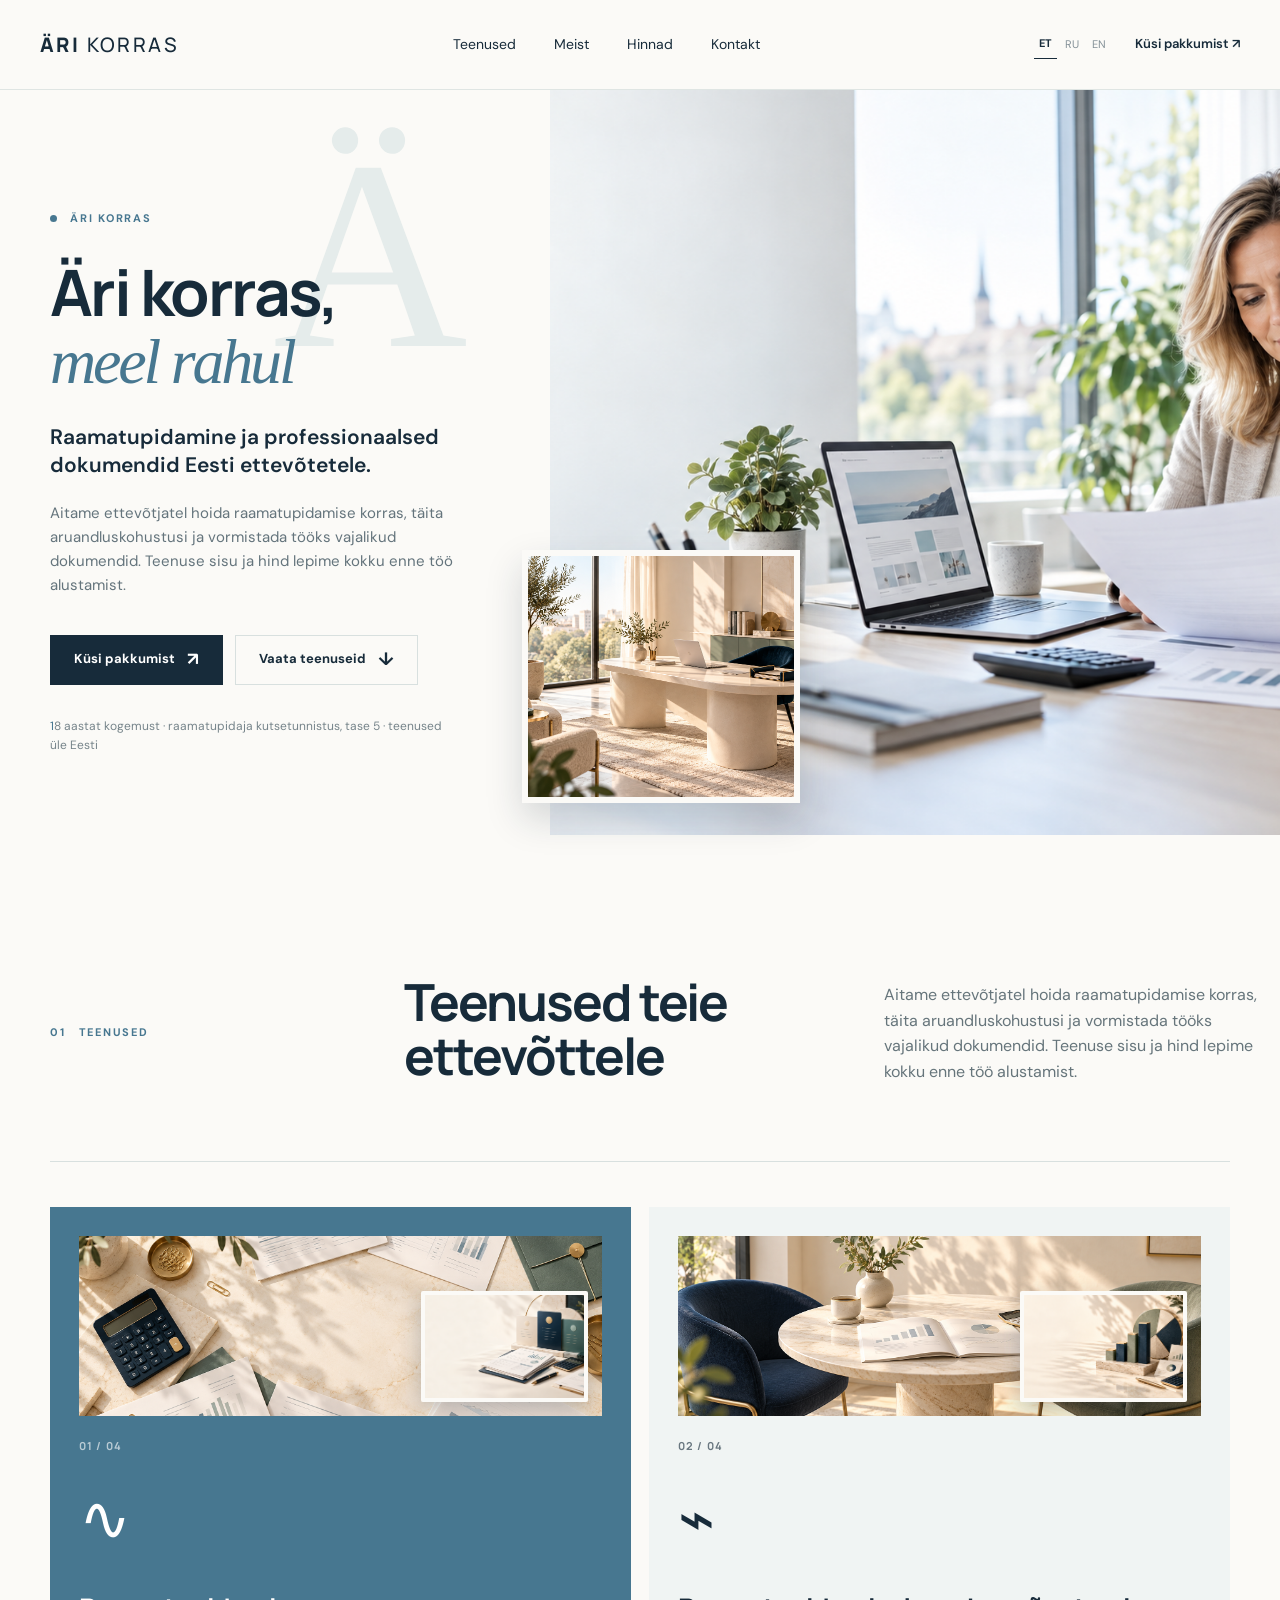
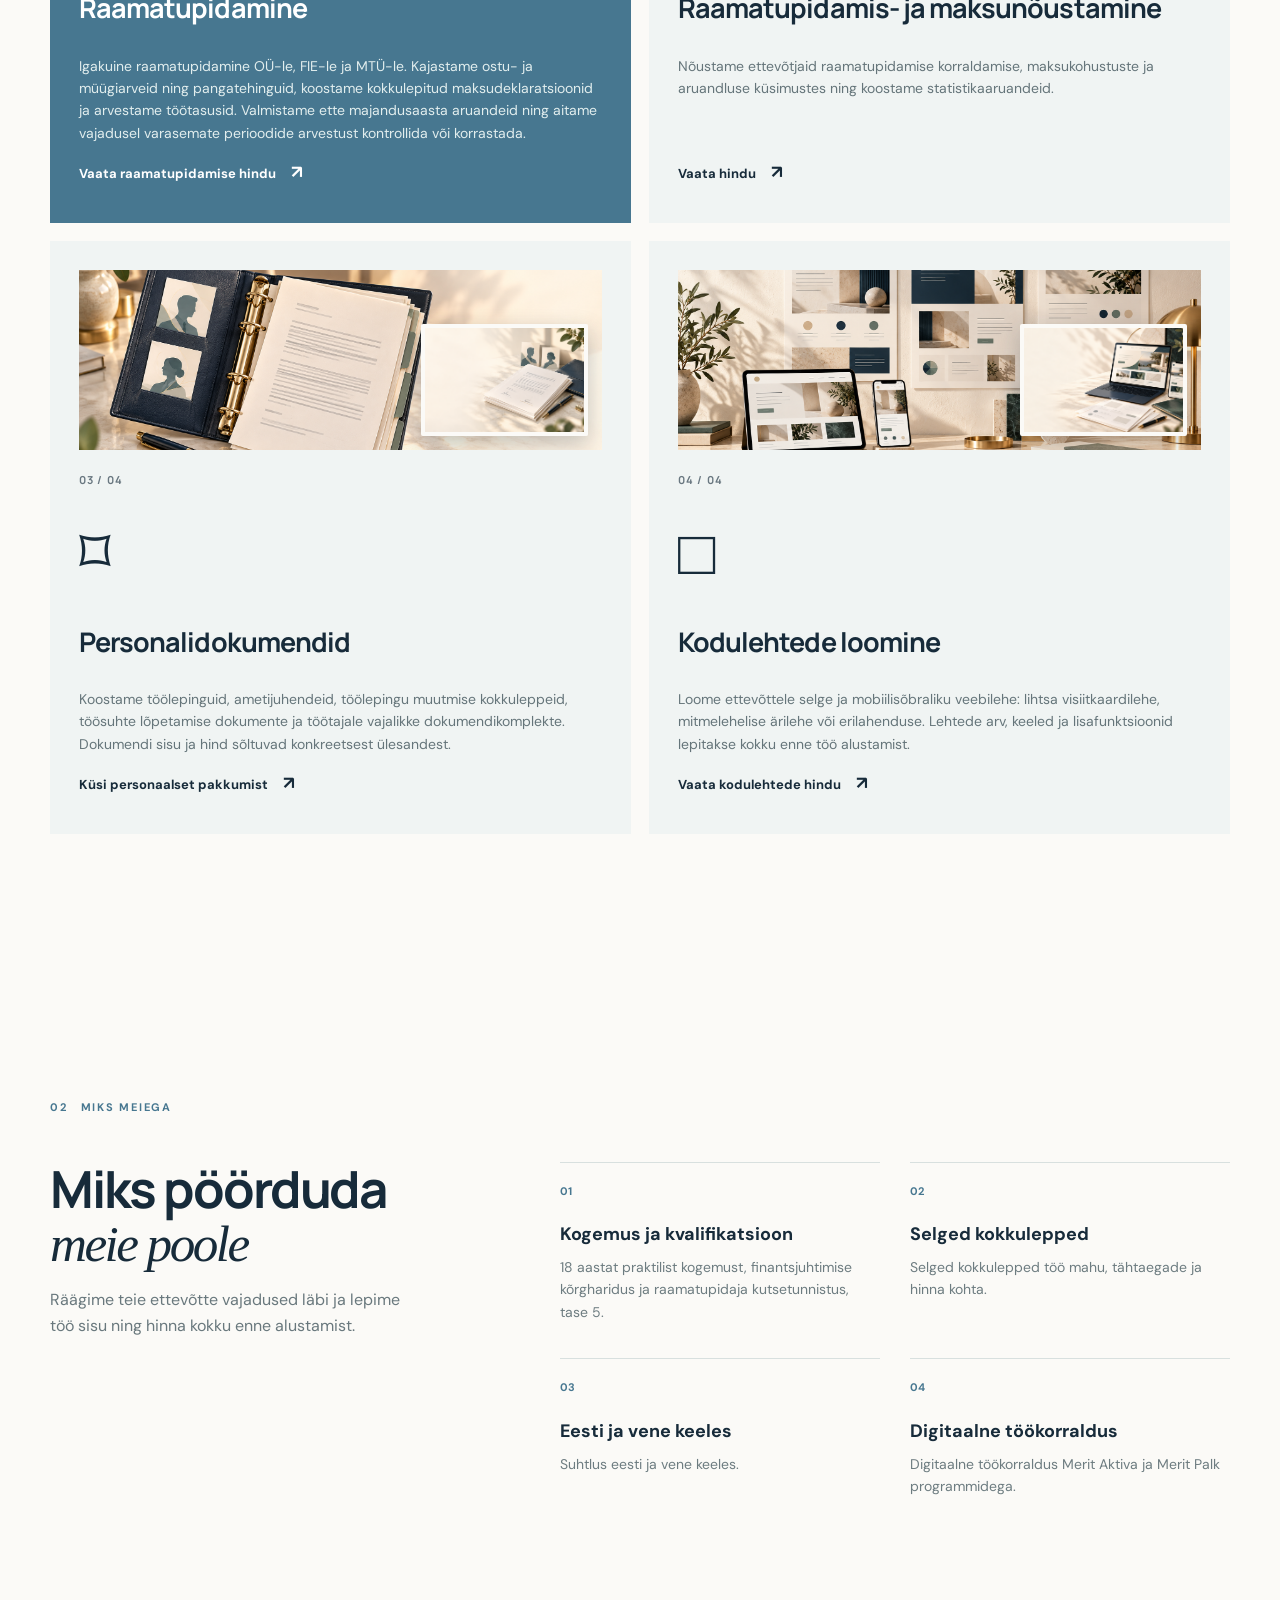
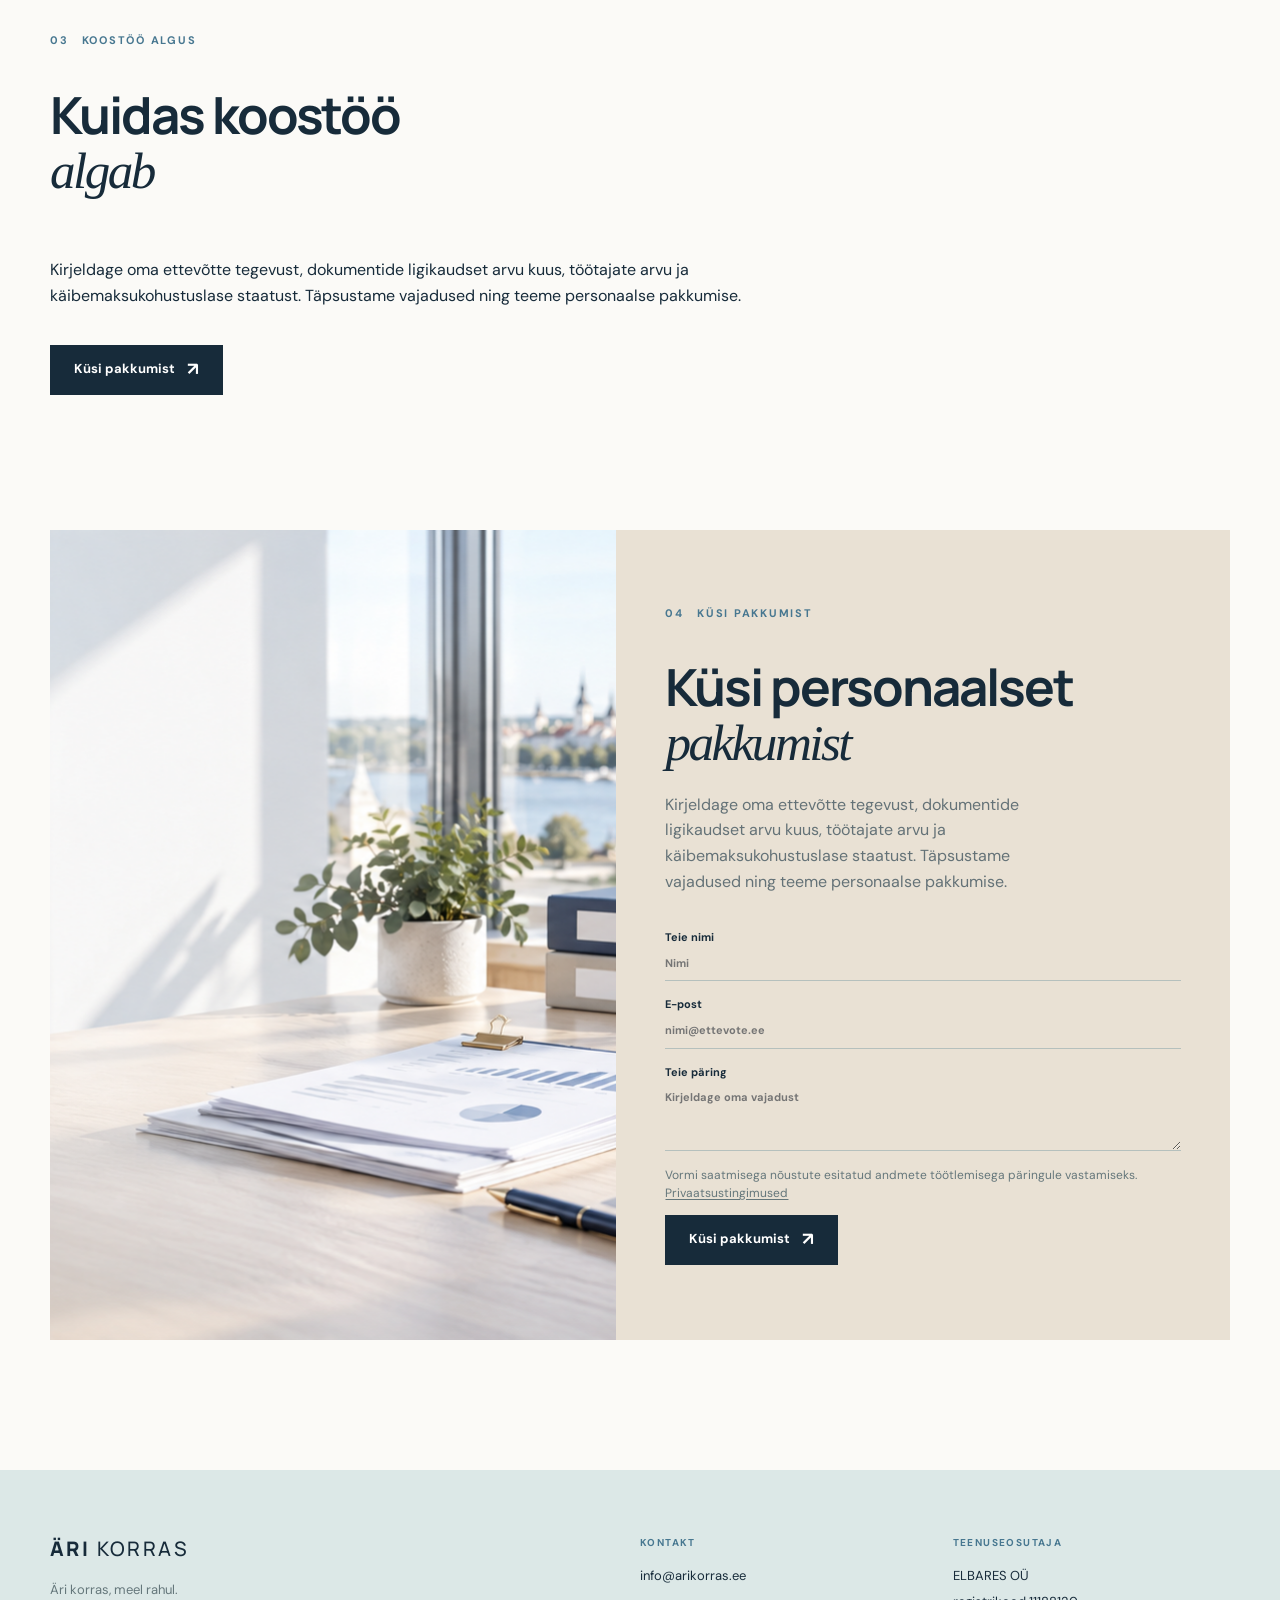
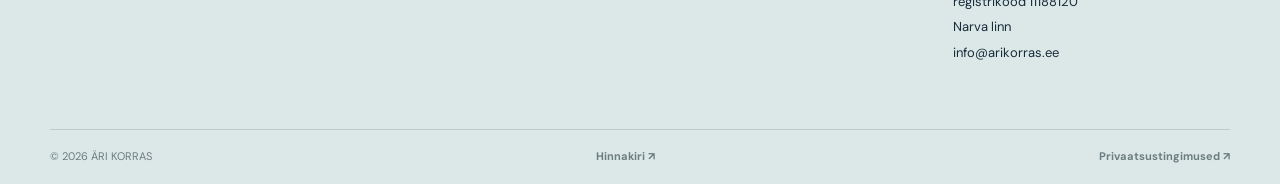
<file: index.html>
<!doctype html>
<html lang="et">
<head>
  <meta charset="utf-8">
  <meta name="viewport" content="width=device-width, initial-scale=1">
  <meta id="page-description" name="description" content="ÄRI KORRAS — raamatupidamine, dokumendid ja kodulehed Eesti ettevõtetele.">
  <title id="page-title">ÄRI KORRAS | Äri korras, meel rahul</title>
  <link rel="preconnect" href="https://fonts.googleapis.com">
  <link rel="preconnect" href="https://fonts.gstatic.com" crossorigin>
  <link href="https://fonts.googleapis.com/css2?family=DM+Sans:wght@400;500;600;700&family=Manrope:wght@500;600;700;800&display=swap" rel="stylesheet">
  <link rel="stylesheet" href="styles.css"><style>
    .services.content-width{grid-template-columns:repeat(2,minmax(0,1fr));gap:18px}
    .service-photo{height:180px;margin:0 0 22px}.service-photo img{object-position:center}.service-card{height:100%}
    .process>p{max-width:720px}.process>.button{margin-top:20px}
    .about-grid{grid-template-columns:minmax(0,.8fr) minmax(0,1.2fr);gap:clamp(28px,5vw,64px)}
    .hero-collage{overflow:visible}.hero-collage .hero-photo-main{width:100%;height:100%;object-fit:cover}
    .hero-collage img.hero-photo-detail{position:absolute;z-index:2;left:-28px;bottom:32px;width:38%;height:34%;object-fit:cover;border:6px solid var(--paper);box-shadow:0 16px 34px #172b3a2b}
    .service-photo{position:relative;overflow:hidden}
    .service-photo img.service-photo-detail{position:absolute;z-index:2;right:14px;bottom:14px;width:32%;height:auto;aspect-ratio:1.5;object-fit:cover;border:4px solid var(--paper);border-radius:2px;box-shadow:0 8px 22px #172b3a40}
    .service-photo img{transition:transform .45s ease}.service-card:hover .service-photo img.service-photo-main{transform:scale(1.025)}
    .form-privacy{max-width:480px;margin:10px 0 0;color:#65777b;font-size:12px;line-height:1.5}
    .form-privacy a{text-decoration:underline;text-underline-offset:2px}
    .footer-provider-details{display:flex;flex-direction:column;gap:5px;font-size:13px}
    @media(max-width:800px){.services.content-width{display:grid;grid-template-columns:1fr;gap:14px}.service-photo{height:190px}.hero-collage img.hero-photo-detail{left:12px;bottom:18px;width:38%;height:36%;border-width:5px}}
  </style>
</head>
<body>
  <header class="site-header">
    <a class="brand" href="index.html">ÄRI <span>KORRAS</span></a>
    <nav class="desktop-nav"><a href="#services" data-i18n="navServices">Teenused</a><a href="#about" data-i18n="navAbout">Meist</a><a href="prices.html" data-i18n="navPrices">Hinnad</a><a href="#contact" data-i18n="navContact">Kontakt</a></nav>
    <div class="header-actions"><div class="lang-switcher"><button class="lang active" data-lang="et">ET</button><button class="lang" data-lang="ru">RU</button><button class="lang" data-lang="en">EN</button></div><a class="header-cta" href="#contact" data-i18n="headerCta">Küsi pakkumist <span>↗</span></a><button class="menu-toggle" id="menu-toggle" aria-label="Ava menüü" data-i18n-aria-label="menuLabel"><span></span><span></span></button></div>
  </header>
  <div class="mobile-nav" id="mobile-nav"><a href="#services" data-i18n="navServices">Teenused</a><a href="#about" data-i18n="navAbout">Meist</a><a href="prices.html" data-i18n="navPrices">Hinnad</a><a href="#contact" data-i18n="navContact">Kontakt</a></div>
  <main>
    <section class="hero section-grid"><div class="hero-copy"><div class="hero-kicker"><span class="dot"></span><span data-i18n="heroKicker">ÄRI KORRAS</span></div><h1 data-i18n="heroTitle">Äri korras,<br><em>meel rahul</em></h1><p class="hero-lead" data-i18n="heroLead">Raamatupidamine ja professionaalsed dokumendid Eesti ettevõtetele.</p><p class="hero-text" data-i18n="heroText">Aitame ettevõtjatel hoida raamatupidamise korras, täita aruandluskohustusi ja vormistada tööks vajalikud dokumendid. Teenuse sisu ja hind lepime kokku enne töö alustamist.</p><div class="hero-buttons"><a class="button button-dark" href="#contact" data-i18n="getOffer">Küsi pakkumist <span>↗</span></a><a class="button button-line" href="#services" data-i18n="viewServices">Vaata teenuseid <span>↓</span></a></div><div class="hero-note"><span data-i18n="heroNote">18 aastat kogemust · raamatupidaja kutsetunnistus, tase 5 · Tallinn</span></div></div><div class="hero-image image-frame hero-collage"><img class="hero-photo-main" src="1%20foto.png" alt="Ettevõtja töölaud valgusküllases kontoris" data-i18n-alt="heroImageAlt"><img class="hero-photo-detail" src="7%20foto.png" alt="Valgusküllane kontor oliivipuuga" data-i18n-alt="officeDetailAlt"></div></section>
    <section class="intro content-width"><div class="section-label"><span>01</span><span data-i18n="sectionServices">TEENUSED</span></div><div class="intro-content"><h2 data-i18n="introTitle">Äri korras,<br><em>meel rahul</em></h2><p data-i18n="introText">Aitame ettevõtjatel hoida raamatupidamise korras, täita aruandluskohustusi ja vormistada tööks vajalikud dokumendid. Teenuse sisu ja hind lepime kokku enne töö alustamist.</p></div></section>
    <section class="services content-width" id="services">
      <article class="service-card service-featured"><div class="service-photo image-frame"><img class="service-photo-main" src="8%20foto.png" alt="Raamatupidamise aruanded ja finantsgraafikud" data-i18n-alt="accountingNewAlt"><img class="service-photo-detail" src="3%20foto.png" alt="Raamatupidamise dokumendid, kalkulaator ja kaustad" data-i18n-alt="accountingImageAlt"></div><div class="service-index">01 / 04</div><div class="service-icon">∿</div><h3 data-i18n="accountingTitle">Raamatupidamine</h3><p data-i18n="accountingText">Igakuine raamatupidamine OÜ-le, FIE-le ja MTÜ-le. Kajastame ostu- ja müügiarveid ning pangatehinguid, koostame kokkulepitud maksudeklaratsioonid ja arvestame töötasusid. Valmistame ette majandusaasta aruandeid ning aitame vajadusel varasemate perioodide arvestust kontrollida või korrastada.</p><a class="text-link" href="prices.html" data-i18n="accountingCta">Vaata raamatupidamise hindu <span>↗</span></a></article>
      <article class="service-card"><div class="service-photo image-frame"><img class="service-photo-main" src="9%20foto.png" alt="Nõustamine rahulikus interjööris" data-i18n-alt="adviceNewAlt"><img class="service-photo-detail" src="5%20foto.png" alt="Finantsgraafik, aruanded ja kalkulaator" data-i18n-alt="adviceImageAlt"></div><div class="service-index">02 / 04</div><div class="service-icon">⌁</div><h3 data-i18n="adviceTitle">Raamatupidamis- ja maksunõustamine</h3><p data-i18n="adviceText">Nõustame ettevõtjaid raamatupidamise korraldamise, maksukohustuste ja aruandluse küsimustes ning koostame statistikaaruandeid.</p><a class="text-link" href="prices.html" data-i18n="adviceCta">Vaata hindu <span>↗</span></a></article>
      <article class="service-card"><div class="service-photo image-frame"><img class="service-photo-main" src="10%20foto.png" alt="Personalidokumentide komplekt kaustas" data-i18n-alt="personnelNewAlt"><img class="service-photo-detail" src="4%20foto.png" alt="Ettevõtte ja töötajate lepingud ning dokumendid" data-i18n-alt="personnelImageAlt"></div><div class="service-index">03 / 04</div><div class="service-icon">⌑</div><h3 data-i18n="docsTitle">Personalidokumendid</h3><p data-i18n="docsText">Koostame töölepinguid, ametijuhendeid, töölepingu muutmise kokkuleppeid, töösuhte lõpetamise dokumente ja töötajale vajalikke dokumendikomplekte. Dokumendi sisu ja hind sõltub konkreetsest ülesandest.</p><a class="text-link" href="prices.html" data-i18n="docsCta">Küsi personaalset pakkumist <span>↗</span></a></article>
      <article class="service-card"><div class="service-photo image-frame"><img class="service-photo-main" src="11%20foto.png" alt="Veebidisaini meeleolutahvel eri seadmetel" data-i18n-alt="webNewAlt"><img class="service-photo-detail" src="6%20foto.png" alt="Kodulehe kujundus sülearvutis ja telefonis" data-i18n-alt="webImageAlt"></div><div class="service-index">04 / 04</div><div class="service-icon">□</div><h3 data-i18n="webTitle">Kodulehtede loomine</h3><p data-i18n="webText">Loome ettevõttele selge ja mobiilisõbraliku veebilehe: lihtsa visiitkaardilehe, mitmelehelise ärilehe või erilahenduse. Lehtede arv, keeled ja lisafunktsioonid lepitakse kokku enne töö alustamist.</p><a class="text-link" href="prices.html" data-i18n="webCta">Vaata kodulehtede hindu <span>↗</span></a></article>
    </section>
    <section class="about content-width" id="about"><div class="section-label"><span>02</span><span data-i18n="sectionWhy">MIKS MEIEGA</span></div><div class="about-grid"><div><h2 data-i18n="whyTitle">Miks pöörduda<br><em>meie poole</em></h2><p class="muted" data-i18n="whyText">Räägime teie ettevõtte vajadused läbi ja lepime töö sisu ning hinna kokku enne alustamist.</p></div><div class="reasons"><div><b>01</b><h3 data-i18n="reason1Title">Kogemus ja kvalifikatsioon</h3><p data-i18n="reason1Text">18 aastat praktilist kogemust, finantsjuhtimise kõrgharidus ja raamatupidaja kutsetunnistus, tase 5.</p></div><div><b>02</b><h3 data-i18n="reason2Title">Selged kokkulepped</h3><p data-i18n="reason2Text">Selged kokkulepped töö mahu, tähtaegade ja hinna kohta.</p></div><div><b>03</b><h3 data-i18n="reason3Title">Eesti ja vene keeles</h3><p data-i18n="reason3Text">Suhtlus eesti ja vene keeles.</p></div><div><b>04</b><h3 data-i18n="reason4Title">Digitaalne töökorraldus</h3><p data-i18n="reason4Text">Digitaalne töökorraldus Merit Aktiva ja Merit Palk programmidega.</p></div></div></div></section>
    <section class="process content-width"><div class="section-label"><span>03</span><span data-i18n="sectionProcess">KOOSTÖÖ ALGUS</span></div><h2 data-i18n="processTitle">Kuidas koostöö<br><em>algab</em></h2><p data-i18n="processText">Kirjeldage oma ettevõtte tegevust, dokumentide ligikaudset arvu kuus, töötajate arvu ja käibemaksukohustuslase staatust. Täpsustame vajadused ning teeme personaalse pakkumise.</p><a class="button button-dark" href="#contact" data-i18n="processCta">Küsi pakkumist <span>↗</span></a></section>
    <section class="contact content-width" id="contact"><div class="contact-image image-frame"><img src="2%20foto.png" alt="Töölaud dokumentide ja sülearvutiga" data-i18n-alt="contactImageAlt"></div><div class="contact-copy"><div class="section-label"><span>04</span><span data-i18n="sectionContact">KÜSI PAKKUMIST</span></div><h2 data-i18n="contactTitle">Küsi personaalset<br><em>pakkumist</em></h2><p data-i18n="contactText">Kirjeldage oma ettevõtte tegevust, dokumentide ligikaudset arvu kuus, töötajate arvu ja käibemaksukohustuslase staatust. Täpsustame vajadused ning teeme personaalse pakkumise.</p><form id="contact-form"><label><span data-i18n="nameLabel">Teie nimi</span><input required type="text" placeholder="Nimi" data-i18n-placeholder="namePlaceholder"></label><label><span data-i18n="emailLabel">E-post</span><input required type="email" placeholder="nimi@ettevote.ee" data-i18n-placeholder="emailPlaceholder"></label><label><span data-i18n="messageLabel">Teie päring</span><textarea required rows="3" placeholder="Kirjeldage oma vajadust" data-i18n-placeholder="messagePlaceholder"></textarea></label><button class="button button-dark" type="submit" data-i18n="formButton">Küsi pakkumist <span>↗</span></button><p class="form-success" id="form-success" data-i18n="formSuccess">Avaneb e-kiri teie päringu tekstiga. Palun saatke kiri.</p></form></div></section>
  </main>
  <footer class="footer"><div class="content-width footer-grid"><div><a class="brand" href="index.html">ÄRI <span>KORRAS</span></a><p data-i18n="footerTagline">Äri korras, meel rahul.</p></div><div><span class="footer-label" data-i18n="footerContact">KONTAKT</span><a href="mailto:info@arikorras.ee">info@arikorras.ee</a></div><div><span class="footer-label" data-i18n="footerLegal">TEENUSEOSUTAJA</span><span>ELBARES OÜ</span></div></div><div class="content-width footer-bottom"><span>© 2026 ÄRI KORRAS</span><a href="prices.html" data-i18n="footerPrices">Hinnakiri <span>↗</span></a></div></footer>
  <script src="script.js"></script>
</body>
</html>
</file>
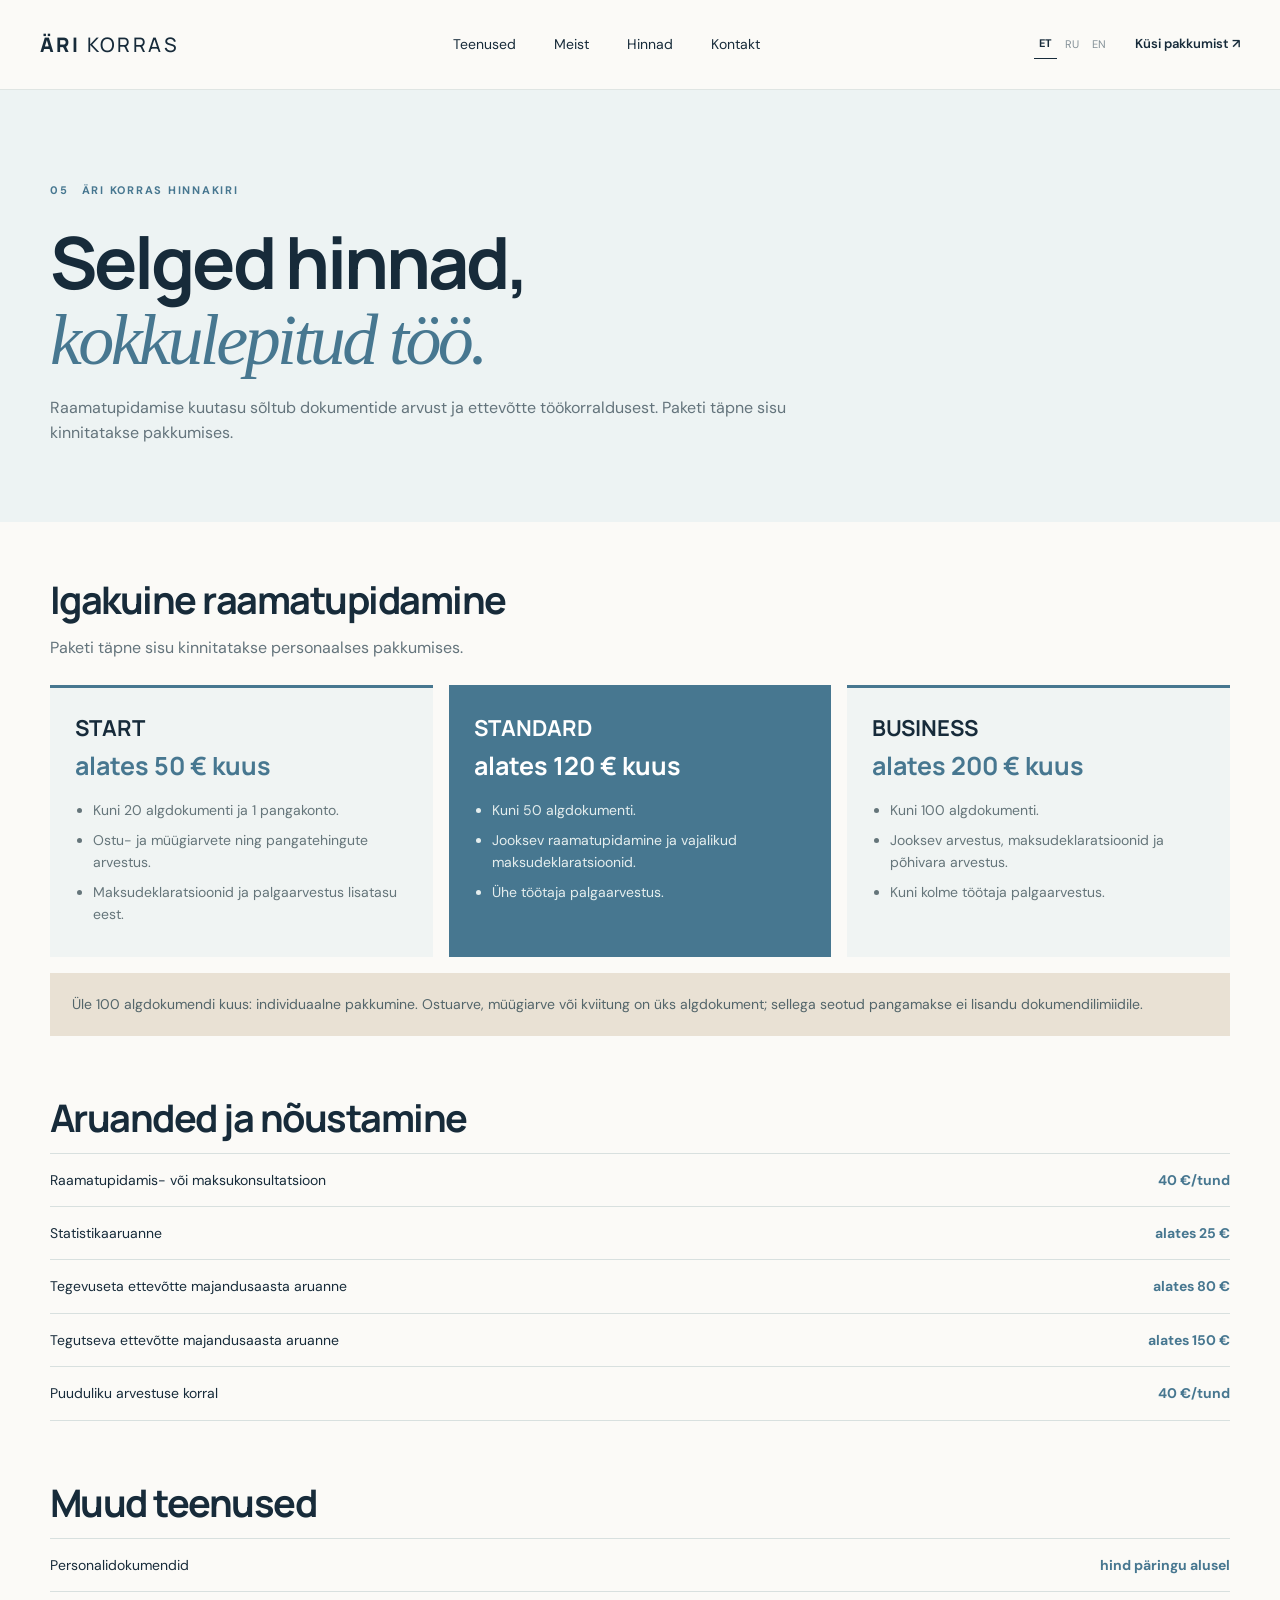
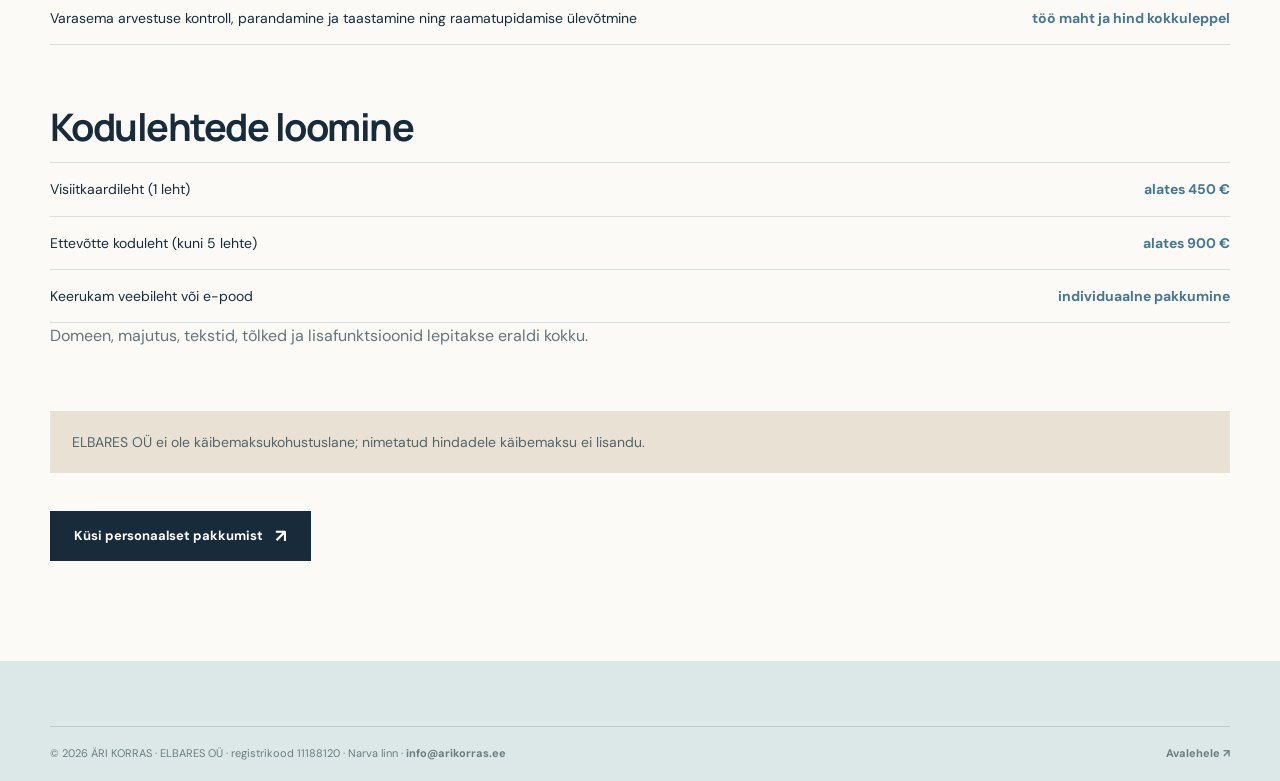
<file: prices.html>
<!doctype html>
<html lang="et">
<head>
  <meta charset="utf-8">
  <meta name="viewport" content="width=device-width, initial-scale=1">
  <meta id="page-description" name="description" content="ÄRI KORRAS teenuste hinnakiri: raamatupidamine, nõustamine, personalidokumendid ja kodulehed.">
  <title id="page-title">Hinnakiri | ÄRI KORRAS</title>
  <link rel="preconnect" href="https://fonts.googleapis.com">
  <link rel="preconnect" href="https://fonts.gstatic.com" crossorigin>
  <link href="https://fonts.googleapis.com/css2?family=DM+Sans:wght@400;500;600;700&family=Manrope:wght@600;700;800&display=swap" rel="stylesheet">
  <link rel="stylesheet" href="styles.css">
  <style>
    .prices-hero{padding:92px 0 60px;background:var(--mist)}
    .prices-hero h1{font-size:clamp(44px,6vw,72px);margin:24px 0 16px}
    .prices-hero p{max-width:760px;color:#64747c}
    .price-page{padding:58px 0 100px}
    .price-page h2{font-size:clamp(28px,4vw,38px);margin:0 0 15px}
    .price-section{margin:0 0 62px}
    .section-intro{max-width:760px;color:#64747c;margin:0 0 25px}
    .price-grid{display:grid;grid-template-columns:repeat(3,minmax(0,1fr));gap:16px}
    .price-card{background:#f0f4f3;padding:25px;border-top:3px solid var(--blue)}
    .price-card.featured{background:var(--blue);color:#fff}
    .price-card h3{font:700 22px var(--display);margin:0 0 5px}
    .price{font:700 25px var(--display);margin:0 0 15px;color:var(--blue)}
    .price-card.featured .price{color:#fff}
    .price-card p,.price-card li{font-size:14px;color:#65757a}
    .price-card.featured p,.price-card.featured li{color:#e5eeee}
    .price-card ul{padding-left:18px;margin-bottom:0}
    .price-card li{margin:7px 0}
    .price-note{padding:20px 22px;background:var(--sand);color:#53656a;font-size:14px;margin-top:16px}
    .price-list{border-top:1px solid var(--line)}
    .price-row{display:flex;justify-content:space-between;gap:24px;padding:15px 0;border-bottom:1px solid var(--line);font-size:14px}
    .price-row strong{color:var(--blue);text-align:right;white-space:nowrap}
    .prices-cta{margin-top:38px}
    @media(max-width:800px){.prices-hero{padding:68px 0 46px}.price-page{padding:45px 0 75px}.price-grid{grid-template-columns:1fr}.price-section{margin-bottom:48px}.price-row{display:block}.price-row strong{display:block;text-align:left;margin-top:4px}}
  </style>
</head>
<body>
  <header class="site-header">
    <a class="brand" href="index.html">ÄRI <span>KORRAS</span></a>
    <nav class="desktop-nav">
      <a href="index.html#services" data-i18n="navServices">Teenused</a>
      <a href="index.html#about" data-i18n="navAbout">Meist</a>
      <a href="prices.html" data-i18n="navPrices">Hinnad</a>
      <a href="index.html#contact" data-i18n="navContact">Kontakt</a>
    </nav>
    <div class="header-actions">
      <div class="lang-switcher"><button class="lang active" data-lang="et">ET</button><button class="lang" data-lang="ru">RU</button><button class="lang" data-lang="en">EN</button></div>
      <a class="header-cta" href="index.html#contact" data-i18n="headerCta">Küsi pakkumist <span>↗</span></a>
    </div>
  </header>
  <main>
    <section class="prices-hero"><div class="content-width">
      <div class="section-label"><span>05</span><span data-i18n="heroLabel">ÄRI KORRAS HINNAKIRI</span></div>
      <h1 data-i18n="heroTitle">Selged hinnad,<br><em>kokkulepitud töö.</em></h1>
      <p data-i18n="heroText">Raamatupidamise kuutasu sõltub dokumentide arvust ja ettevõtte töökorraldusest. Paketi täpne sisu kinnitatakse pakkumises.</p>
    </div></section>
    <section class="price-page content-width">
      <section class="price-section">
        <h2 data-i18n="accountingHeading">Igakuine raamatupidamine</h2>
        <p class="section-intro" data-i18n="accountingIntro">Paketi täpne sisu kinnitatakse personaalses pakkumises.</p>
        <div class="price-grid">
          <article class="price-card"><h3>START</h3><div class="price" data-i18n="startPrice">alates 50 € kuus</div><ul><li data-i18n="startItem1">Kuni 20 algdokumenti ja 1 pangakonto.</li><li data-i18n="startItem2">Ostu- ja müügiarvete ning pangatehingute arvestus.</li><li data-i18n="startItem3">Maksudeklaratsioonid ja palgaarvestus lisatasu eest.</li></ul></article>
          <article class="price-card featured"><h3>STANDARD</h3><div class="price" data-i18n="standardPrice">alates 120 € kuus</div><ul><li data-i18n="standardItem1">Kuni 50 algdokumenti.</li><li data-i18n="standardItem2">Jooksev raamatupidamine ja vajalikud maksudeklaratsioonid.</li><li data-i18n="standardItem3">Ühe töötaja palgaarvestus.</li></ul></article>
          <article class="price-card"><h3>BUSINESS</h3><div class="price" data-i18n="businessPrice">alates 200 € kuus</div><ul><li data-i18n="businessItem1">Kuni 100 algdokumenti.</li><li data-i18n="businessItem2">Jooksev arvestus, maksudeklaratsioonid ja põhivara arvestus.</li><li data-i18n="businessItem3">Kuni kolme töötaja palgaarvestus.</li></ul></article>
        </div>
        <div class="price-note" data-i18n="accountingNote">Üle 100 algdokumendi kuus: individuaalne pakkumine. Ostuarve, müügiarve või kviitung on üks algdokument; sellega seotud pangamakse ei lisandu dokumendilimiidile.</div>
      </section>
      <section class="price-section">
        <h2 data-i18n="reportsHeading">Aruanded ja nõustamine</h2>
        <div class="price-list">
          <div class="price-row"><span data-i18n="consultation">Raamatupidamis- või maksukonsultatsioon</span><strong data-i18n="consultationPrice">40 €/tund</strong></div>
          <div class="price-row"><span data-i18n="statistics">Statistikaaruanne</span><strong data-i18n="statisticsPrice">alates 25 €</strong></div>
          <div class="price-row"><span data-i18n="inactiveReport">Tegevuseta ettevõtte majandusaasta aruanne</span><strong data-i18n="inactivePrice">alates 80 €</strong></div>
          <div class="price-row"><span data-i18n="activeReport">Tegutseva ettevõtte majandusaasta aruanne</span><strong data-i18n="activePrice">alates 150 €</strong></div>
          <div class="price-row"><span data-i18n="incompleteBooks">Puuduliku arvestuse korral</span><strong data-i18n="hourlyPrice">40 €/tund</strong></div>
        </div>
      </section>
      <section class="price-section">
        <h2 data-i18n="otherHeading">Muud teenused</h2>
        <div class="price-list">
          <div class="price-row"><span data-i18n="personnel">Personalidokumendid</span><strong data-i18n="uponRequest">hind päringu alusel</strong></div>
          <div class="price-row"><span data-i18n="accountingTakeover">Varasema arvestuse kontroll, parandamine ja taastamine ning raamatupidamise ülevõtmine</span><strong data-i18n="byAgreement">töö maht ja hind kokkuleppel</strong></div>
        </div>
      </section>
      <section class="price-section">
        <h2 data-i18n="webHeading">Kodulehtede loomine</h2>
        <div class="price-list">
          <div class="price-row"><span data-i18n="businessCard">Visiitkaardileht (1 leht)</span><strong data-i18n="businessCardPrice">alates 450 €</strong></div>
          <div class="price-row"><span data-i18n="companySite">Ettevõtte koduleht (kuni 5 lehte)</span><strong data-i18n="companySitePrice">alates 900 €</strong></div>
          <div class="price-row"><span data-i18n="complexSite">Keerukam veebileht või e-pood</span><strong data-i18n="individualOffer">individuaalne pakkumine</strong></div>
        </div>
        <p class="section-intro" data-i18n="webNote">Domeen, majutus, tekstid, tõlked ja lisafunktsioonid lepitakse eraldi kokku.</p>
      </section>
      <div class="price-note" data-i18n="vatNote">ELBARES OÜ ei ole käibemaksukohustuslane; nimetatud hindadele käibemaksu ei lisandu.</div>
      <a class="button button-dark prices-cta" href="index.html#contact" data-i18n="offerButton">Küsi personaalset pakkumist <span>↗</span></a>
    </section>
  </main>
  <footer class="footer"><div class="content-width footer-bottom"><span>© 2026 ÄRI KORRAS · ELBARES OÜ</span><a href="index.html" data-i18n="homeButton">Avalehele <span>↗</span></a></div></footer>
  <script src="prices.js"></script>
</body>
</html>
</file>
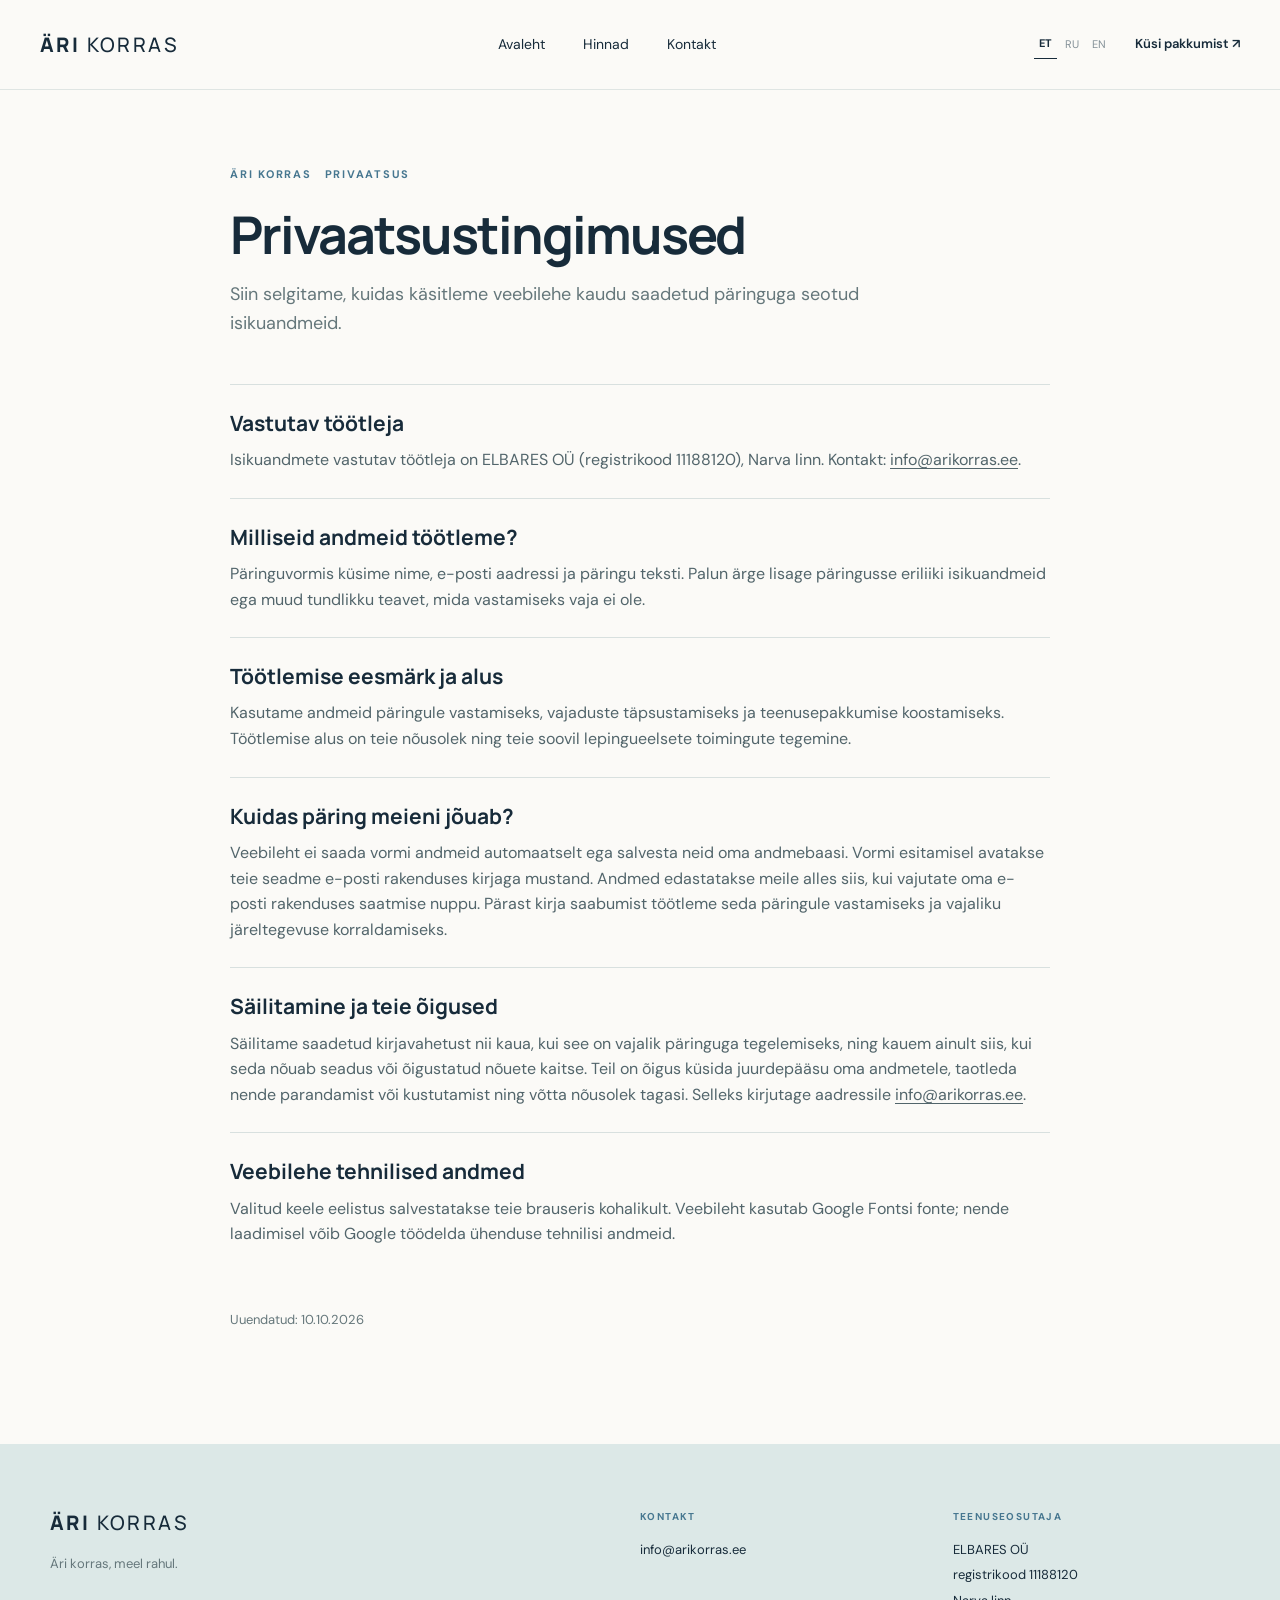
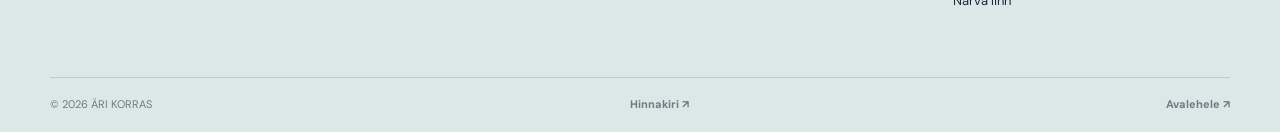
<file: privacy.html>
<!doctype html>
<html lang="et">
<head>
  <meta charset="utf-8">
  <meta name="viewport" content="width=device-width, initial-scale=1">
  <meta name="description" content="ÄRI KORRAS privaatsustingimused ja teave isikuandmete töötlemise kohta.">
  <title>Privaatsustingimused | ÄRI KORRAS</title>
  <link rel="preconnect" href="https://fonts.googleapis.com">
  <link rel="preconnect" href="https://fonts.gstatic.com" crossorigin>
  <link href="https://fonts.googleapis.com/css2?family=DM+Sans:wght@400;500;600;700&family=Manrope:wght@500;600;700;800&display=swap" rel="stylesheet">
  <link rel="stylesheet" href="styles.css">
  <style>
    .privacy-main{width:min(820px,calc(100% - 48px));margin:0 auto;padding:76px 0 100px}
    .privacy-main h1{font-size:52px;margin:24px 0 18px}
    .privacy-intro{max-width:700px;color:#65777b;font-size:18px;margin:0 0 46px}
    .privacy-section{padding:25px 0;border-top:1px solid var(--line)}
    .privacy-section h2{font:700 21px/1.3 var(--display);letter-spacing:0;margin:0 0 10px}
    .privacy-section p{margin:0;color:#52656b}
    .privacy-main a{text-decoration:underline;text-underline-offset:3px}
    .privacy-updated{margin-top:38px;color:#65777b;font-size:13px}
    @media(max-width:800px){.privacy-main{padding:54px 0 70px}.privacy-main h1{font-size:38px}.privacy-intro{font-size:16px;margin-bottom:32px}}
  </style>
</head>
<body>
  <header class="site-header">
    <a class="brand" href="index.html">ÄRI <span>KORRAS</span></a>
    <nav class="desktop-nav">
      <a href="index.html" data-i18n="navHome">Avaleht</a>
      <a href="prices.html" data-i18n="navPrices">Hinnad</a>
      <a href="index.html#contact" data-i18n="navContact">Kontakt</a>
    </nav>
    <div class="header-actions">
      <div class="lang-switcher"><button class="lang active" data-lang="et">ET</button><button class="lang" data-lang="ru">RU</button><button class="lang" data-lang="en">EN</button></div>
      <a class="header-cta" href="index.html#contact" data-i18n="headerCta">Küsi pakkumist <span>↗</span></a>
    </div>
  </header>
  <main class="privacy-main">
    <div class="section-label"><span>ÄRI KORRAS</span><span data-i18n="eyebrow">PRIVAATSUS</span></div>
    <h1 data-i18n="titleText">Privaatsustingimused</h1>
    <p class="privacy-intro" data-i18n="intro">Siin selgitame, kuidas käsitleme veebilehe kaudu saadetud päringuga seotud isikuandmeid.</p>
    <section class="privacy-section">
      <h2 data-i18n="controllerTitle">Vastutav töötleja</h2>
      <p data-i18n="controllerText">Isikuandmete vastutav töötleja on ELBARES OÜ (registrikood 11188120), Narva linn. Kontakt: <a href="mailto:info@arikorras.ee">info@arikorras.ee</a>.</p>
    </section>
    <section class="privacy-section">
      <h2 data-i18n="dataTitle">Milliseid andmeid töötleme?</h2>
      <p data-i18n="dataText">Päringuvormis küsime nime, e-posti aadressi ja päringu teksti. Palun ärge lisage päringusse eriliiki isikuandmeid ega muud tundlikku teavet, mida vastamiseks vaja ei ole.</p>
    </section>
    <section class="privacy-section">
      <h2 data-i18n="purposeTitle">Töötlemise eesmärk ja alus</h2>
      <p data-i18n="purposeText">Kasutame andmeid päringule vastamiseks, vajaduste täpsustamiseks ja teenusepakkumise koostamiseks. Töötlemise alus on teie nõusolek ning teie soovil lepingueelsete toimingute tegemine.</p>
    </section>
    <section class="privacy-section">
      <h2 data-i18n="sendingTitle">Kuidas päring meieni jõuab?</h2>
      <p data-i18n="sendingText">Veebileht ei saada vormi andmeid automaatselt ega salvesta neid oma andmebaasi. Vormi esitamisel avatakse teie seadme e-posti rakenduses kirjaga mustand. Andmed edastatakse meile alles siis, kui vajutate oma e-posti rakenduses saatmise nuppu. Pärast kirja saabumist töötleme seda päringule vastamiseks ja vajaliku järeltegevuse korraldamiseks.</p>
    </section>
    <section class="privacy-section">
      <h2 data-i18n="retentionTitle">Säilitamine ja teie õigused</h2>
      <p data-i18n="retentionText">Säilitame saadetud kirjavahetust nii kaua, kui see on vajalik päringuga tegelemiseks, ning kauem ainult siis, kui seda nõuab seadus või õigustatud nõuete kaitse. Teil on õigus küsida juurdepääsu oma andmetele, taotleda nende parandamist või kustutamist ning võtta nõusolek tagasi. Selleks kirjutage aadressile <a href="mailto:info@arikorras.ee">info@arikorras.ee</a>.</p>
    </section>
    <section class="privacy-section">
      <h2 data-i18n="technicalTitle">Veebilehe tehnilised andmed</h2>
      <p data-i18n="technicalText">Valitud keele eelistus salvestatakse teie brauseris kohalikult. Veebileht kasutab Google Fontsi fonte; nende laadimisel võib Google töödelda ühenduse tehnilisi andmeid.</p>
    </section>
    <p class="privacy-updated" data-i18n="updated">Uuendatud: 10.10.2026</p>
  </main>
  <footer class="footer">
    <div class="content-width footer-grid">
      <div><a class="brand" href="index.html">ÄRI <span>KORRAS</span></a><p data-i18n="footerTagline">Äri korras, meel rahul.</p></div>
      <div><span class="footer-label" data-i18n="footerContact">KONTAKT</span><a href="mailto:info@arikorras.ee">info@arikorras.ee</a></div>
      <div><span class="footer-label" data-i18n="footerLegal">TEENUSEOSUTAJA</span><span>ELBARES OÜ</span><span>registrikood 11188120</span><span>Narva linn</span></div>
    </div>
    <div class="content-width footer-bottom"><span>© 2026 ÄRI KORRAS</span><a href="prices.html" data-i18n="footerPrices">Hinnakiri <span>↗</span></a><a href="index.html" data-i18n="footerHome">Avalehele <span>↗</span></a></div>
  </footer>
  <script src="privacy.js"></script>
</body>
</html>
</file>
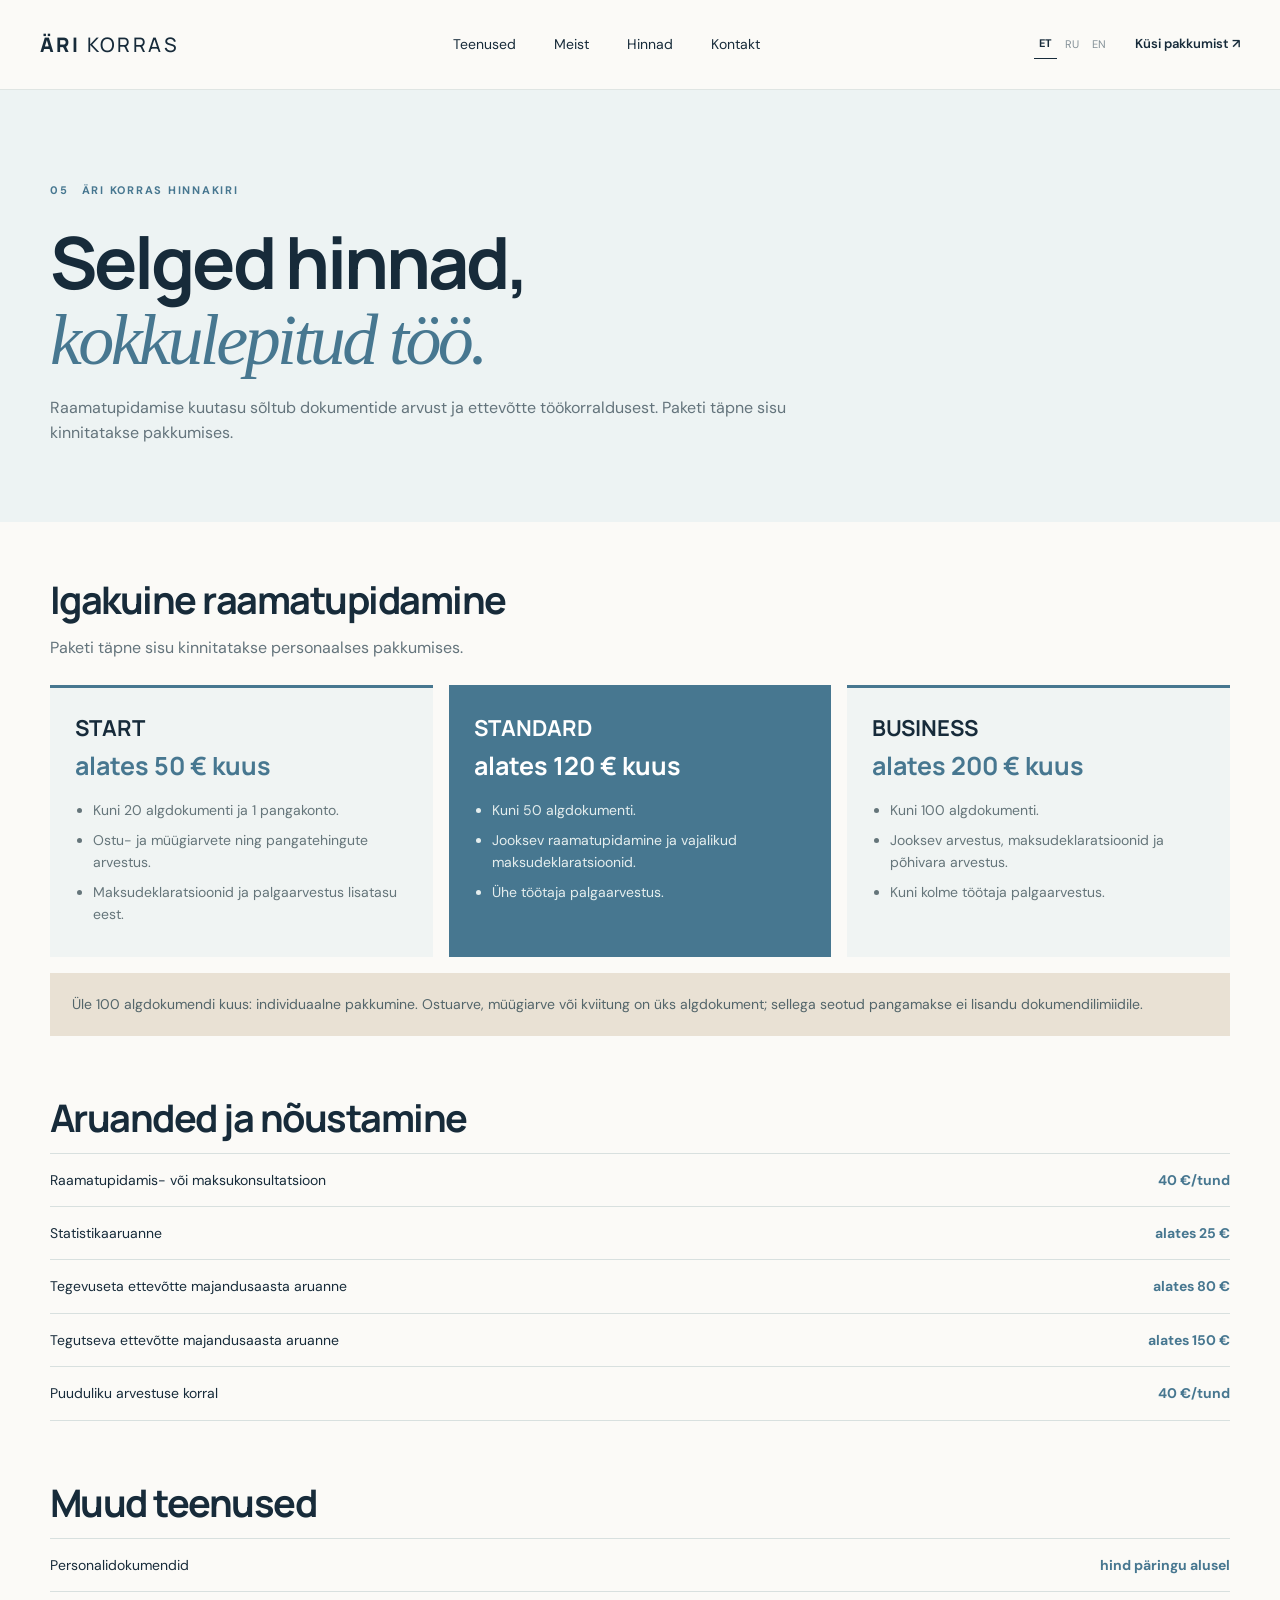
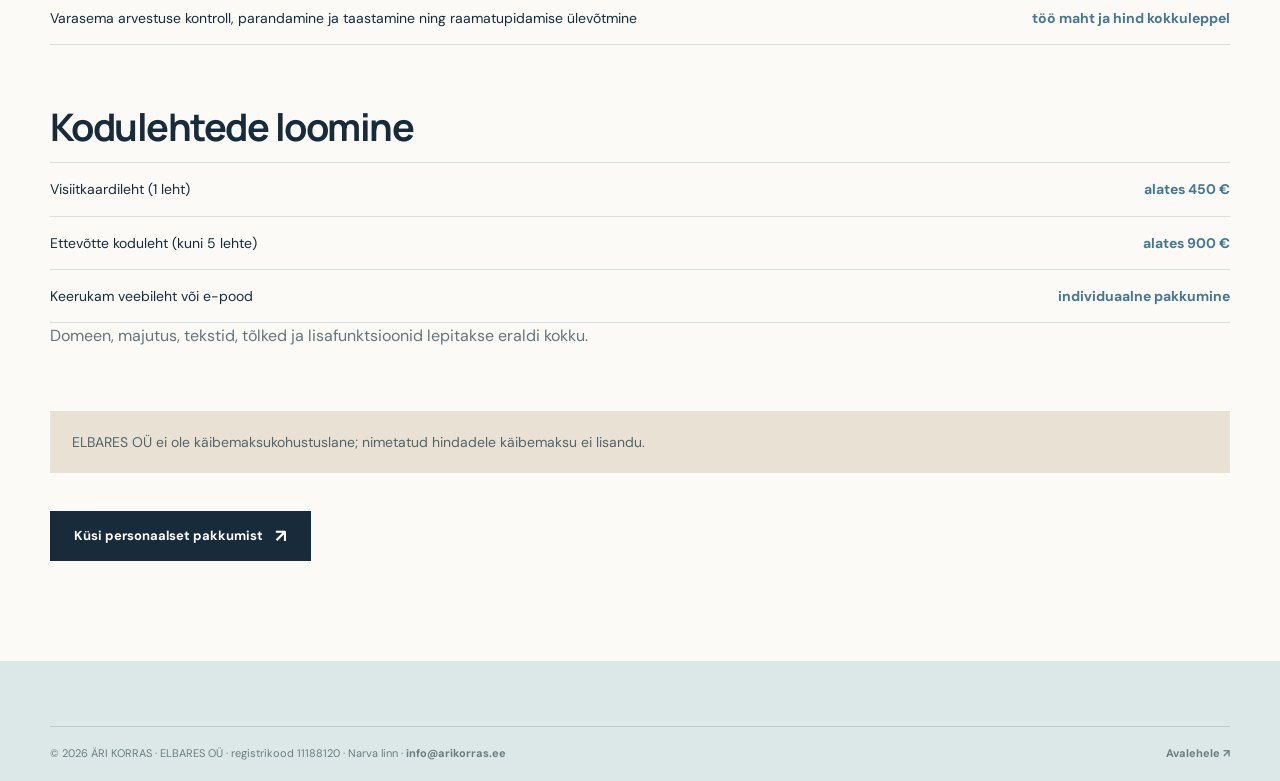
<file: tools.html>
<!doctype html>
<html lang="et">
<head>
  <meta charset="utf-8">
  <meta name="viewport" content="width=device-width, initial-scale=1">
  <meta http-equiv="refresh" content="0; url=prices.html">
  <title>ÄRI KORRAS hinnakiri</title>
  <link rel="canonical" href="prices.html">
</head>
<body>
  <p><a href="prices.html">Vaata hinnakirja</a></p>
  <script>window.location.replace('prices.html');</script>
</body>
</html>
</file>
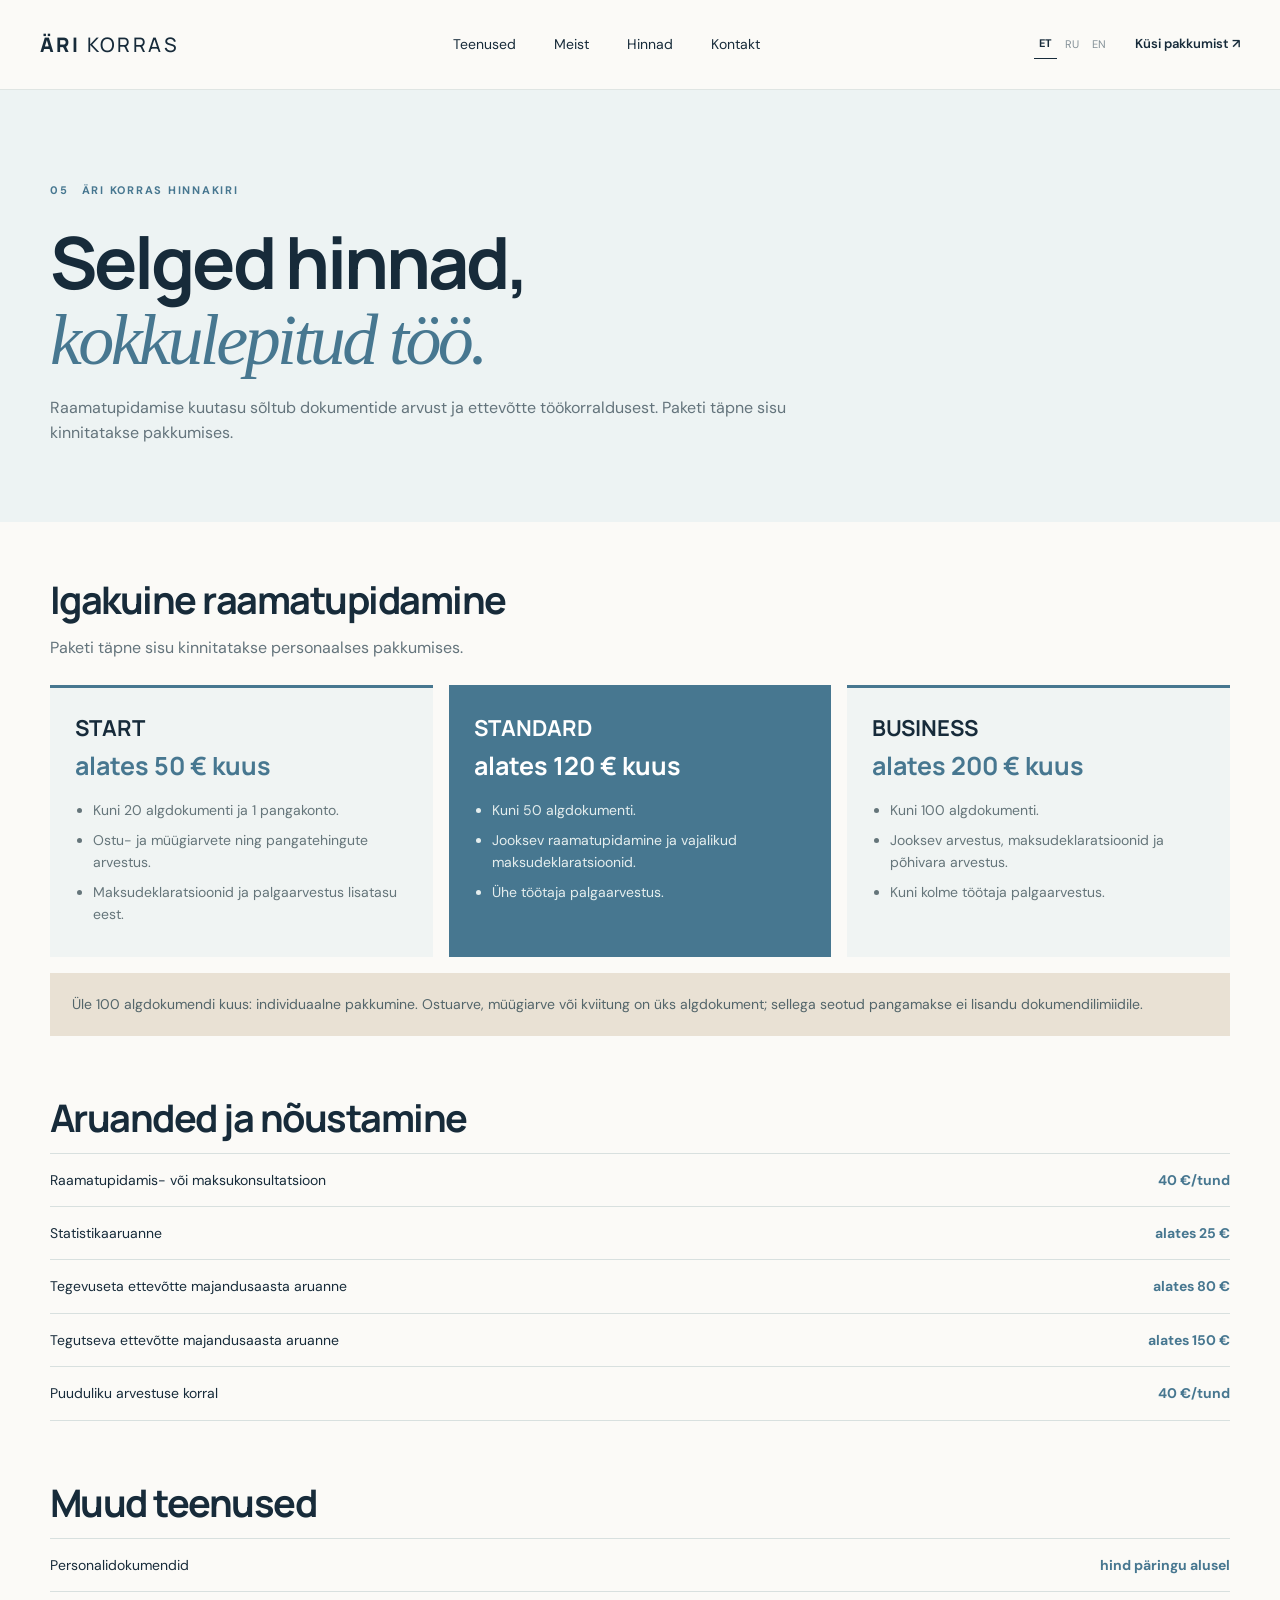
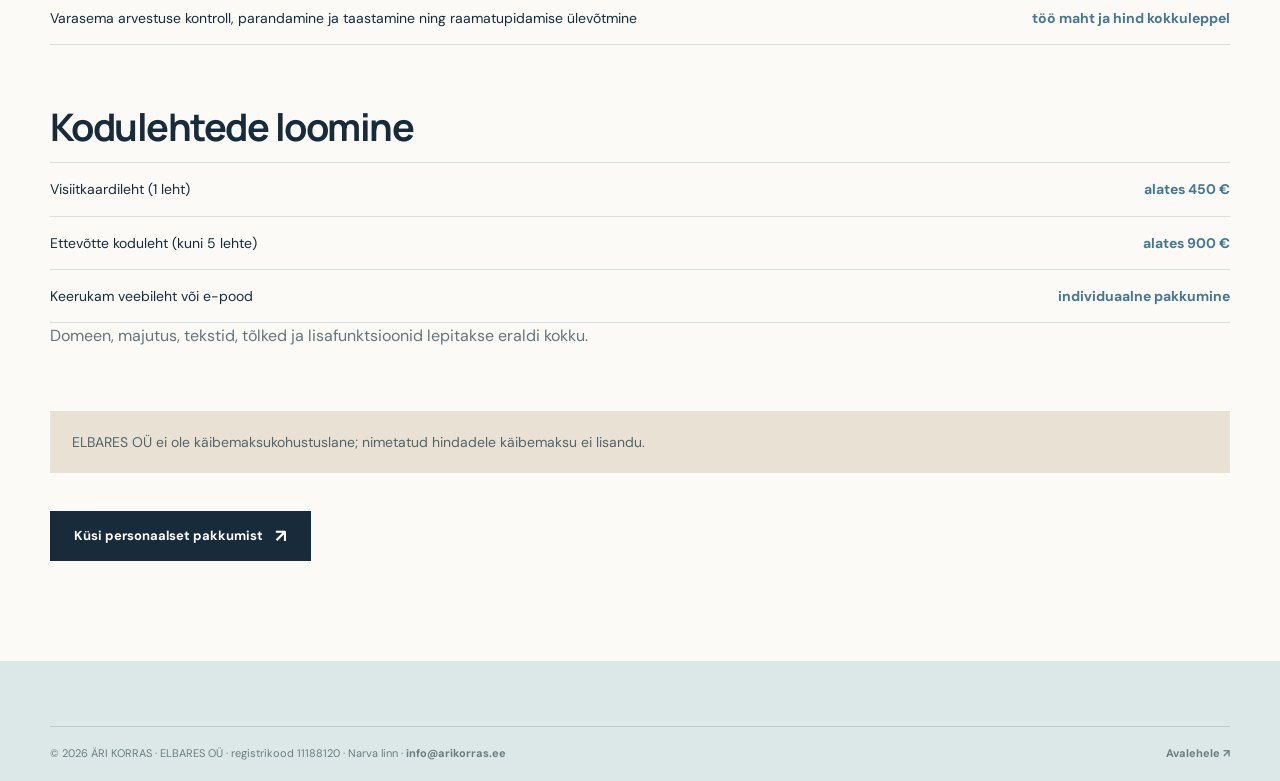
<file: website-prices.html>
<!doctype html>
<html lang="et">
<head>
  <meta charset="utf-8">
  <meta name="viewport" content="width=device-width, initial-scale=1">
  <meta http-equiv="refresh" content="0; url=prices.html">
  <title>Kodulehtede hinnad | ÄRI KORRAS</title>
  <link rel="canonical" href="prices.html">
</head>
<body>
  <p><a href="prices.html">Vaata ajakohast hinnakirja</a></p>
  <script>window.location.replace('prices.html');</script>
</body>
</html>
</file>
<file: styles.css>
:root{--ink:#172b3a;--blue:#477790;--mist:#edf3f3;--sand:#e9e1d4;--paper:#fbfaf7;--line:#d8e0df;--serif:Georgia,serif;--sans:'DM Sans',sans-serif;--display:'Manrope',sans-serif}*{box-sizing:border-box}html{scroll-behavior:smooth}body{margin:0;background:var(--paper);color:var(--ink);font-family:var(--sans);font-size:16px;line-height:1.6}a{color:inherit;text-decoration:none}button,input,textarea{font:inherit}.content-width{width:min(1180px,calc(100% - 80px));margin:auto}.site-header{height:90px;display:flex;align-items:center;justify-content:space-between;padding:0 40px;border-bottom:1px solid #dfe5e3;background:#fbfaf7eb;backdrop-filter:blur(12px);position:sticky;top:0;z-index:10}.brand{font:800 20px var(--display);letter-spacing:.12em}.brand span{font-weight:500}.desktop-nav{display:flex;gap:38px;font-size:14px}.desktop-nav a:hover{color:var(--blue)}.header-actions{display:flex;gap:24px;align-items:center}.lang-switcher{display:flex;gap:3px}.lang{border:0;background:transparent;color:#849198;font-size:11px;padding:5px;cursor:pointer}.lang.active{color:var(--ink);font-weight:700;border-bottom:1px solid var(--ink)}.header-cta{font-size:13px;font-weight:600}.menu-toggle,.mobile-nav{display:none}.section-grid{display:grid;grid-template-columns:43% 57%;min-height:670px}.hero-copy{padding:120px 7vw 80px max(40px,calc((100vw - 1180px)/2));position:relative}.hero-copy:before{content:'Ä';position:absolute;top:30px;right:15%;font:400 270px/1 var(--serif);color:#e5eceb;z-index:-1}.hero-kicker,.section-label{display:flex;gap:13px;align-items:center;color:var(--blue);font-size:11px;letter-spacing:.16em;font-weight:700}.dot{width:7px;height:7px;background:var(--blue);border-radius:50%}h1,h2,h3{margin-top:0}h1,h2{font:700 clamp(48px,5vw,78px)/1.05 var(--display);letter-spacing:-.04em}h1{margin:30px 0 28px}h1 em,h2 em,h3 em{font-family:var(--serif);font-weight:400;font-style:italic;letter-spacing:-.05em}h1 em{color:var(--blue)}.hero-lead{font-size:21px;line-height:1.35;font-weight:600;max-width:390px}.hero-text{color:#64747c;max-width:450px;font-size:15px}.hero-buttons{display:flex;gap:12px;flex-wrap:wrap;margin:38px 0 32px}.button{display:inline-flex;align-items:center;justify-content:center;min-height:50px;padding:0 23px;border:1px solid var(--ink);font-size:13px;font-weight:700;cursor:pointer;transition:.25s}.button-dark{background:var(--ink);color:white}.button-dark:hover{background:var(--blue);border-color:var(--blue);transform:translateY(-2px)}.button-line{border-color:var(--line)}.button-light{background:var(--paper);border-color:var(--paper)}.hero-note{font-size:12px;color:#76848a}.hero-note:first-letter{color:var(--blue)}.image-frame{overflow:hidden;position:relative}.image-frame img{width:100%;height:100%;object-fit:cover;display:block}.intro{padding:140px 0 70px;display:grid;grid-template-columns:30% 70%;border-bottom:1px solid var(--line)}.intro-content{display:grid;grid-template-columns:52% 48%;gap:50px}.intro h2,.about h2,.process h2,.contact h2{font-size:clamp(39px,4vw,58px);margin:0}.intro p{color:#66757b;max-width:410px;margin:7px 0}.services{display:grid;grid-template-columns:repeat(3,1fr);gap:20px;padding:45px 0 130px}.service-card{padding:28px 28px 35px;background:#f0f4f3;min-height:570px;display:flex;flex-direction:column;border:1px solid transparent;transition:.25s}.service-card:hover{transform:translateY(-7px);border-color:#c9d9d8}.service-featured{background:var(--blue);color:white}.service-index{font:700 11px var(--display);letter-spacing:.1em;opacity:.62}.service-icon{font:400 62px/1 var(--serif);height:105px;margin-top:35px}.service-card h3{font:700 27px/1.08 var(--display);margin-bottom:18px;letter-spacing:-.035em}.service-card h3 em{font-size:31px}.service-card p,.service-card li{font-size:14px;color:#65757a}.service-featured p,.service-featured li{color:#e2eeee}.service-card ul{padding:0 0 10px 18px;margin:0}.service-card li{margin-bottom:5px}.text-link{font-weight:700;font-size:13px;margin-top:auto}.text-link span,.button span{padding-left:12px;font-size:18px}.statement{background:var(--ink);color:white}.statement-inner{padding:120px 10% 130px;position:relative}.big-mark{font:200px/1 var(--serif);color:#55798a;position:absolute;top:28px;left:0}.statement h2{font-size:clamp(43px,5vw,72px);position:relative;margin-bottom:26px}.statement p{color:#b9c8ca;max-width:530px}.statement .button{margin-top:25px}.about{padding:135px 0}.about-grid{display:grid;grid-template-columns:40% 60%;gap:10%;padding-top:45px}.muted{color:#69787d;max-width:360px}.reasons{display:grid;grid-template-columns:1fr 1fr;gap:35px 30px}.reasons div{border-top:1px solid var(--line);padding-top:14px}.reasons b,.process-grid span{color:var(--blue);font-size:11px}.reasons h3{font-size:18px;margin:18px 0 7px}.reasons p,.process-grid p{color:#6d7c80;font-size:14px;margin:0}.process{padding:0 0 135px}.process h2{margin:38px 0 60px}.process-grid{display:grid;grid-template-columns:repeat(4,1fr);gap:25px}.process-grid>div{border-top:1px solid var(--ink);padding-top:15px}.process-grid h3{font-size:17px;line-height:1.25;margin:22px 0 8px}.contact{background:var(--sand);display:grid;grid-template-columns:48% 52%;margin-bottom:130px}.contact-image{min-height:650px}.contact-copy{padding:75px 8%}.contact-copy h2{margin:38px 0 22px}.contact-copy>p{color:#647277;max-width:410px}form{margin-top:35px}label{display:block;font-size:11px;font-weight:700;margin-bottom:15px}input,textarea{display:block;width:100%;border:0;border-bottom:1px solid #b5c0bd;background:transparent;padding:8px 0;outline:none;color:var(--ink);resize:vertical}form .button{margin-top:13px}.form-success{display:none;color:var(--blue);font-size:13px}.footer{background:#dce8e7;padding-top:65px}.footer-grid{display:grid;grid-template-columns:2fr 1fr 1fr;gap:35px;padding-bottom:65px}.footer-grid p{color:#65777b;font-size:13px}.footer-grid>div{display:flex;flex-direction:column;gap:5px;font-size:13px}.footer-label{font-size:10px;color:var(--blue);font-weight:700;letter-spacing:.14em;margin-bottom:10px}.footer-bottom{border-top:1px solid #bdcdcc;padding:18px 0;display:flex;justify-content:space-between;color:#6b7d80;font-size:11px}.footer-bottom a{font-weight:700}.welcome-backdrop{position:fixed;inset:0;background:#172b3a59;z-index:20}.welcome{position:fixed;z-index:21;right:35px;bottom:35px;width:min(390px,calc(100% - 40px));padding:42px;background:var(--sand);box-shadow:0 20px 50px #172b3a2e}.welcome-close{position:absolute;right:15px;top:10px;border:0;background:transparent;font-size:28px;cursor:pointer}.welcome h2{font-size:37px;margin:20px 0 15px}.welcome p{font-size:14px;color:#657277}.welcome .button{margin-top:12px}.eyebrow{color:var(--blue);font-weight:700;font-size:10px;letter-spacing:.15em}.hidden{display:none!important}
@media(max-width:800px){.content-width{width:calc(100% - 40px)}.site-header{height:72px;padding:0 20px}.desktop-nav,.header-cta{display:none}.header-actions{gap:13px}.menu-toggle{display:flex;width:28px;height:28px;border:0;background:transparent;flex-direction:column;justify-content:center;gap:6px;cursor:pointer}.menu-toggle span{display:block;width:25px;border-top:1px solid var(--ink)}.mobile-nav{display:flex;position:fixed;z-index:9;top:72px;left:0;right:0;background:var(--paper);padding:15px 20px 22px;flex-direction:column;gap:14px;border-bottom:1px solid var(--line);transform:translateY(-130%);transition:.25s}.mobile-nav.open{transform:translateY(0)}.section-grid{display:flex;flex-direction:column;min-height:0}.hero-copy{padding:70px 20px 45px}.hero-copy:before{right:2%;top:10px;font-size:180px}.hero-lead{font-size:18px}.hero-text{font-size:14px}.hero-buttons{margin-top:28px}.button{min-height:47px;padding:0 18px}.hero-image{height:300px;margin:0 20px}.intro{display:block;padding:80px 0 45px}.intro-content{display:block;margin-top:30px}.intro p{margin-top:25px}.services{display:block;padding:20px 0 80px}.service-card{min-height:0;margin-bottom:14px;padding:24px}.service-icon{height:73px;margin-top:25px}.service-card ul{margin-bottom:25px}.statement-inner{padding:80px 30px 90px}.big-mark{left:0;top:10px}.about{padding:85px 0}.about-grid{display:block;padding-top:30px}.muted{margin:25px 0 45px}.reasons{gap:25px 15px}.reasons h3{font-size:16px}.reasons p{font-size:13px}.process{padding-bottom:85px}.process h2{margin:30px 0 40px}.process-grid{grid-template-columns:1fr 1fr;gap:35px 20px}.process-grid h3{font-size:15px}.contact{display:flex;flex-direction:column;margin-bottom:80px}.contact-image{min-height:260px}.contact-copy{padding:55px 25px}.footer-grid{grid-template-columns:1fr 1fr;padding-bottom:45px}.footer-grid>div:first-child{grid-column:1/-1}.footer-bottom{display:block}.footer-bottom a{display:block;margin-top:8px}.welcome{right:20px;bottom:20px;padding:30px}.welcome h2{font-size:31px}}
</file>
